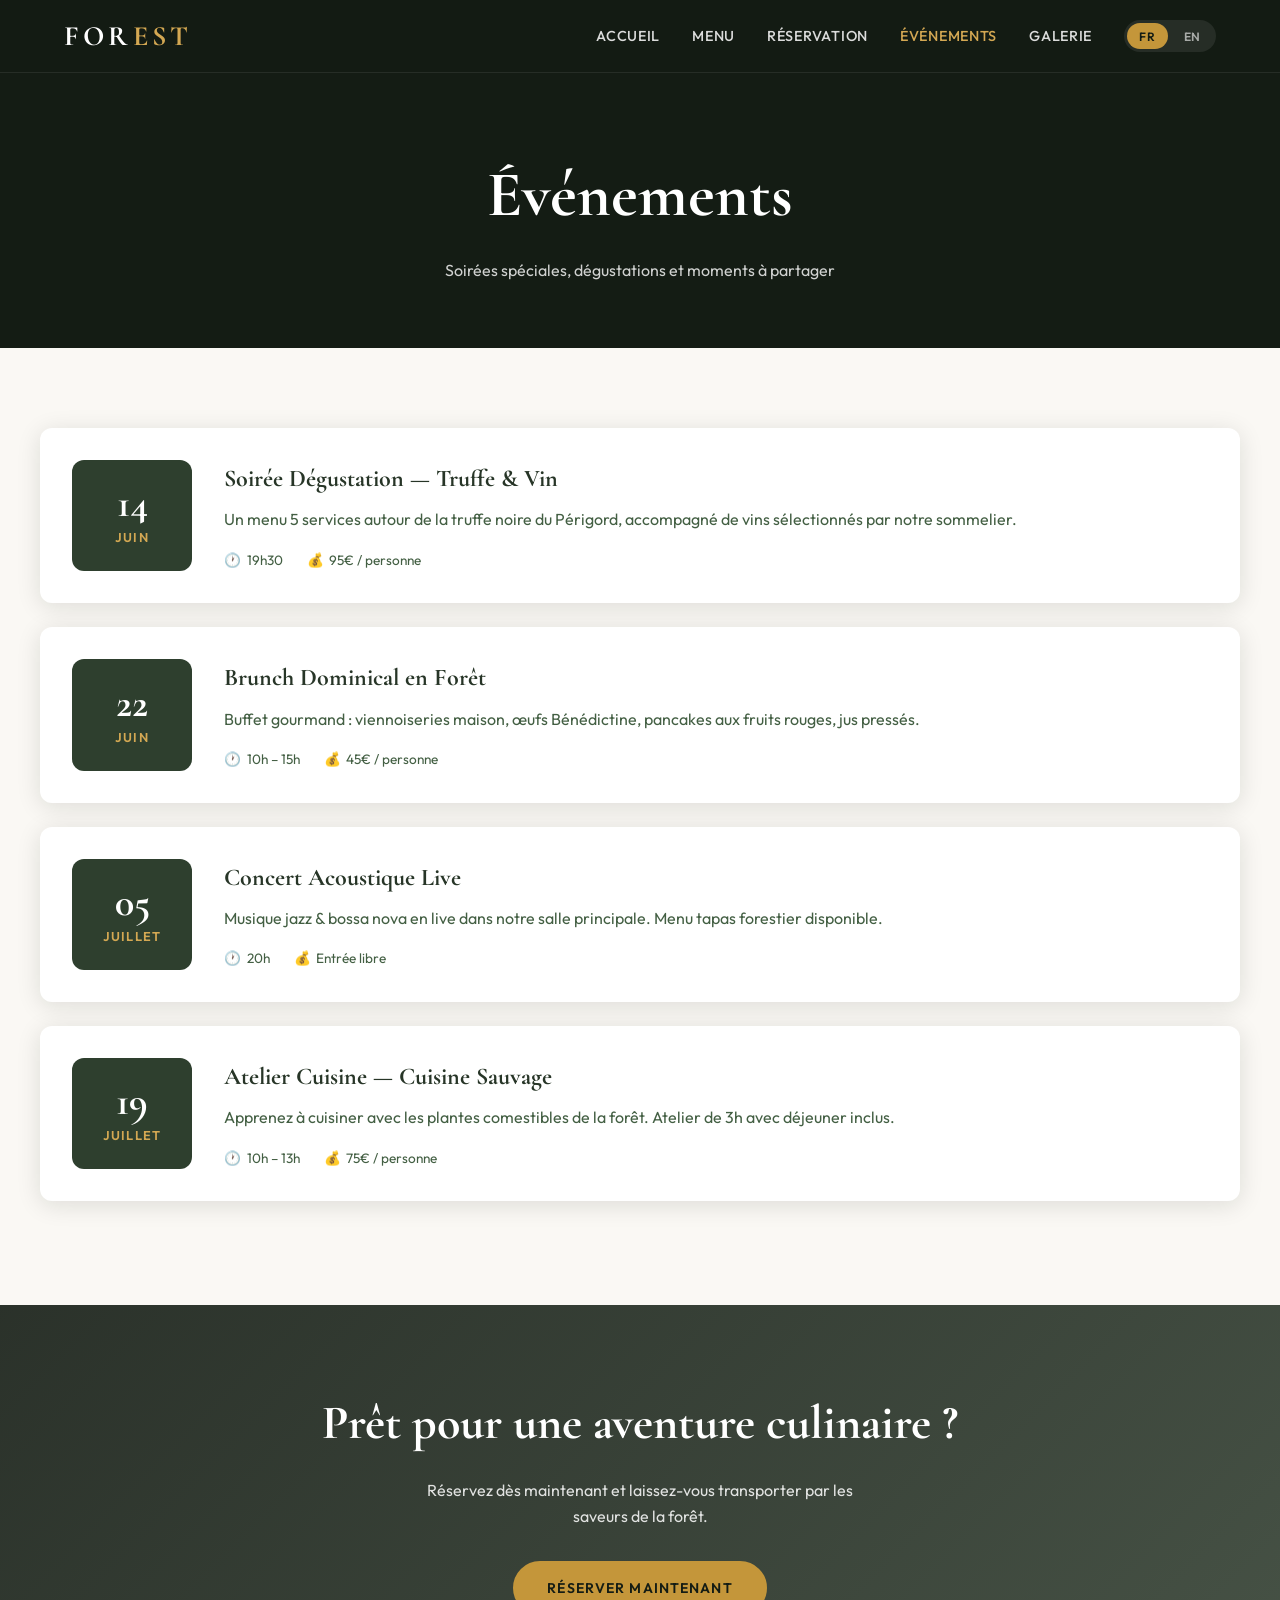
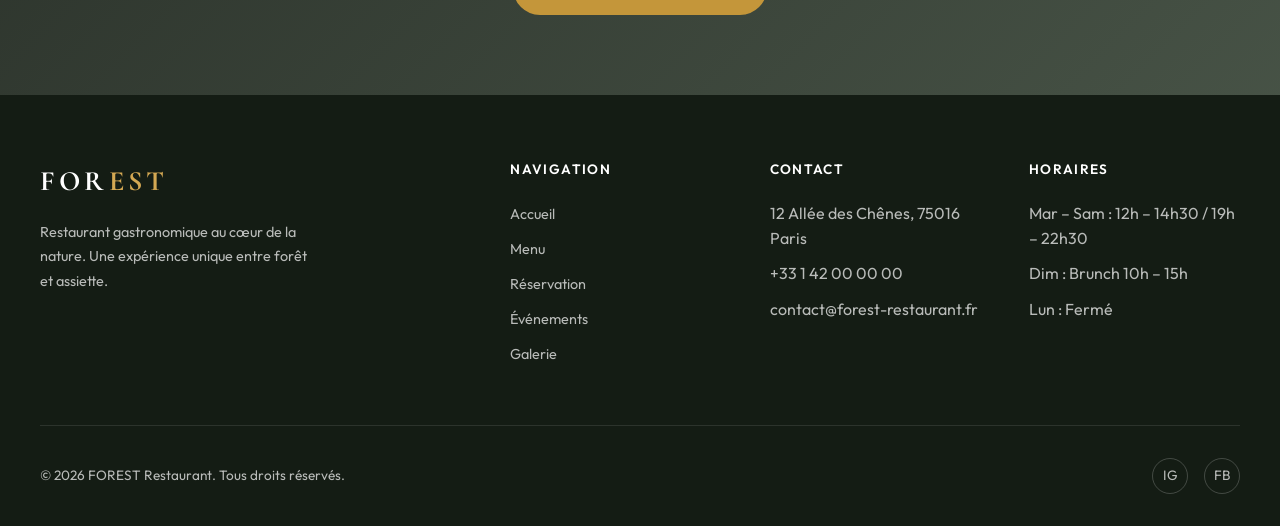
<file: events.html>
<!DOCTYPE html>
<html lang="fr">
<head>
  <meta charset="UTF-8">
  <meta name="viewport" content="width=device-width, initial-scale=1.0">
  <title>Événements — FOREST Restaurant</title>
  <link rel="stylesheet" href="style.css">
</head>
<body data-page="events">

  <header class="header">
    <nav class="nav">
      <a href="index.html" class="logo">FOR<span>EST</span></a>
      <ul class="nav-links">
        <li><a href="index.html" data-page="home" data-i18n="nav.home">Accueil</a></li>
        <li><a href="menu.html" data-page="menu" data-i18n="nav.menu">Menu</a></li>
        <li><a href="reservation.html" data-page="reservation" data-i18n="nav.reservation">Réservation</a></li>
        <li><a href="events.html" data-page="events" data-i18n="nav.events">Événements</a></li>
        <li><a href="gallery.html" data-page="gallery" data-i18n="nav.gallery">Galerie</a></li>
        <li>
          <div class="lang-switch">
            <button class="lang-btn active" data-lang="fr">FR</button>
            <button class="lang-btn" data-lang="en">EN</button>
          </div>
        </li>
      </ul>
      <button class="menu-toggle" aria-label="Menu">
        <span></span><span></span><span></span>
      </button>
    </nav>
  </header>

  <section class="page-hero">
    <h1 data-i18n="eventsPage.title">Événements</h1>
    <p data-i18n="eventsPage.subtitle">Soirées spéciales, dégustations et moments à partager</p>
  </section>

  <section class="events-section">
    <div class="container">

      <article class="event-card">
        <div class="event-date">
          <span class="day">14</span>
          <span class="month" data-i18n="eventsPage.monthJun">Juin</span>
        </div>
        <div class="event-content">
          <h3 data-i18n="eventsPage.e1title">Soirée Dégustation — Truffe & Vin</h3>
          <p data-i18n="eventsPage.e1desc">Un menu 5 services autour de la truffe noire du Périgord, accompagné de vins sélectionnés par notre sommelier.</p>
          <div class="event-meta">
            <span>🕐 <span data-i18n="eventsPage.e1time">19h30</span></span>
            <span>💰 <span data-i18n="eventsPage.e1price">95€ / personne</span></span>
          </div>
        </div>
      </article>

      <article class="event-card">
        <div class="event-date">
          <span class="day">22</span>
          <span class="month" data-i18n="eventsPage.monthJun">Juin</span>
        </div>
        <div class="event-content">
          <h3 data-i18n="eventsPage.e2title">Brunch Dominical en Forêt</h3>
          <p data-i18n="eventsPage.e2desc">Buffet gourmand : viennoiseries maison, œufs Bénédictine, pancakes aux fruits rouges, jus pressés.</p>
          <div class="event-meta">
            <span>🕐 <span data-i18n="eventsPage.e2time">10h – 15h</span></span>
            <span>💰 <span data-i18n="eventsPage.e2price">45€ / personne</span></span>
          </div>
        </div>
      </article>

      <article class="event-card">
        <div class="event-date">
          <span class="day">05</span>
          <span class="month" data-i18n="eventsPage.monthJul">Juillet</span>
        </div>
        <div class="event-content">
          <h3 data-i18n="eventsPage.e3title">Concert Acoustique Live</h3>
          <p data-i18n="eventsPage.e3desc">Musique jazz & bossa nova en live dans notre salle principale. Menu tapas forestier disponible.</p>
          <div class="event-meta">
            <span>🕐 <span data-i18n="eventsPage.e3time">20h</span></span>
            <span>💰 <span data-i18n="eventsPage.e3price">Entrée libre</span></span>
          </div>
        </div>
      </article>

      <article class="event-card">
        <div class="event-date">
          <span class="day">19</span>
          <span class="month" data-i18n="eventsPage.monthJul">Juillet</span>
        </div>
        <div class="event-content">
          <h3 data-i18n="eventsPage.e4title">Atelier Cuisine — Cuisine Sauvage</h3>
          <p data-i18n="eventsPage.e4desc">Apprenez à cuisiner avec les plantes comestibles de la forêt. Atelier de 3h avec déjeuner inclus.</p>
          <div class="event-meta">
            <span>🕐 <span data-i18n="eventsPage.e4time">10h – 13h</span></span>
            <span>💰 <span data-i18n="eventsPage.e4price">75€ / personne</span></span>
          </div>
        </div>
      </article>

    </div>
  </section>

  <section class="cta-banner">
    <div class="container">
      <h2 data-i18n="cta.title">Prêt pour une aventure culinaire ?</h2>
      <p data-i18n="cta.subtitle">Réservez dès maintenant et laissez-vous transporter par les saveurs de la forêt.</p>
      <a href="reservation.html" class="btn btn-primary" data-i18n="cta.btn">Réserver maintenant</a>
    </div>
  </section>

  <footer class="footer">
    <div class="container">
      <div class="footer-grid">
        <div class="footer-brand">
          <a href="index.html" class="logo">FOR<span>EST</span></a>
          <p data-i18n="footer.desc">Restaurant gastronomique au cœur de la nature.</p>
        </div>
        <div class="footer-col">
          <h4 data-i18n="footer.navTitle">Navigation</h4>
          <ul>
            <li><a href="index.html" data-i18n="nav.home">Accueil</a></li>
            <li><a href="menu.html" data-i18n="nav.menu">Menu</a></li>
            <li><a href="reservation.html" data-i18n="nav.reservation">Réservation</a></li>
            <li><a href="events.html" data-i18n="nav.events">Événements</a></li>
            <li><a href="gallery.html" data-i18n="nav.gallery">Galerie</a></li>
          </ul>
        </div>
        <div class="footer-col">
          <h4 data-i18n="footer.contactTitle">Contact</h4>
          <ul>
            <li data-i18n="footer.address">12 Allée des Chênes, 75016 Paris</li>
            <li data-i18n="footer.phone">+33 1 42 00 00 00</li>
            <li data-i18n="footer.email">contact@forest-restaurant.fr</li>
          </ul>
        </div>
        <div class="footer-col">
          <h4 data-i18n="footer.hoursTitle">Horaires</h4>
          <ul>
            <li data-i18n="footer.hours1">Mar – Sam : 12h – 14h30 / 19h – 22h30</li>
            <li data-i18n="footer.hours2">Dim : Brunch 10h – 15h</li>
            <li data-i18n="footer.hours3">Lun : Fermé</li>
          </ul>
        </div>
      </div>
      <div class="footer-bottom">
        <span data-i18n="footer.rights">© 2026 FOREST Restaurant. Tous droits réservés.</span>
        <div class="social-links">
          <a href="#" aria-label="Instagram">IG</a>
          <a href="#" aria-label="Facebook">FB</a>
        </div>
      </div>
    </div>
  </footer>

  <script src="translations.js"></script>
  <script src="main.js"></script>
</body>
</html>
</file>
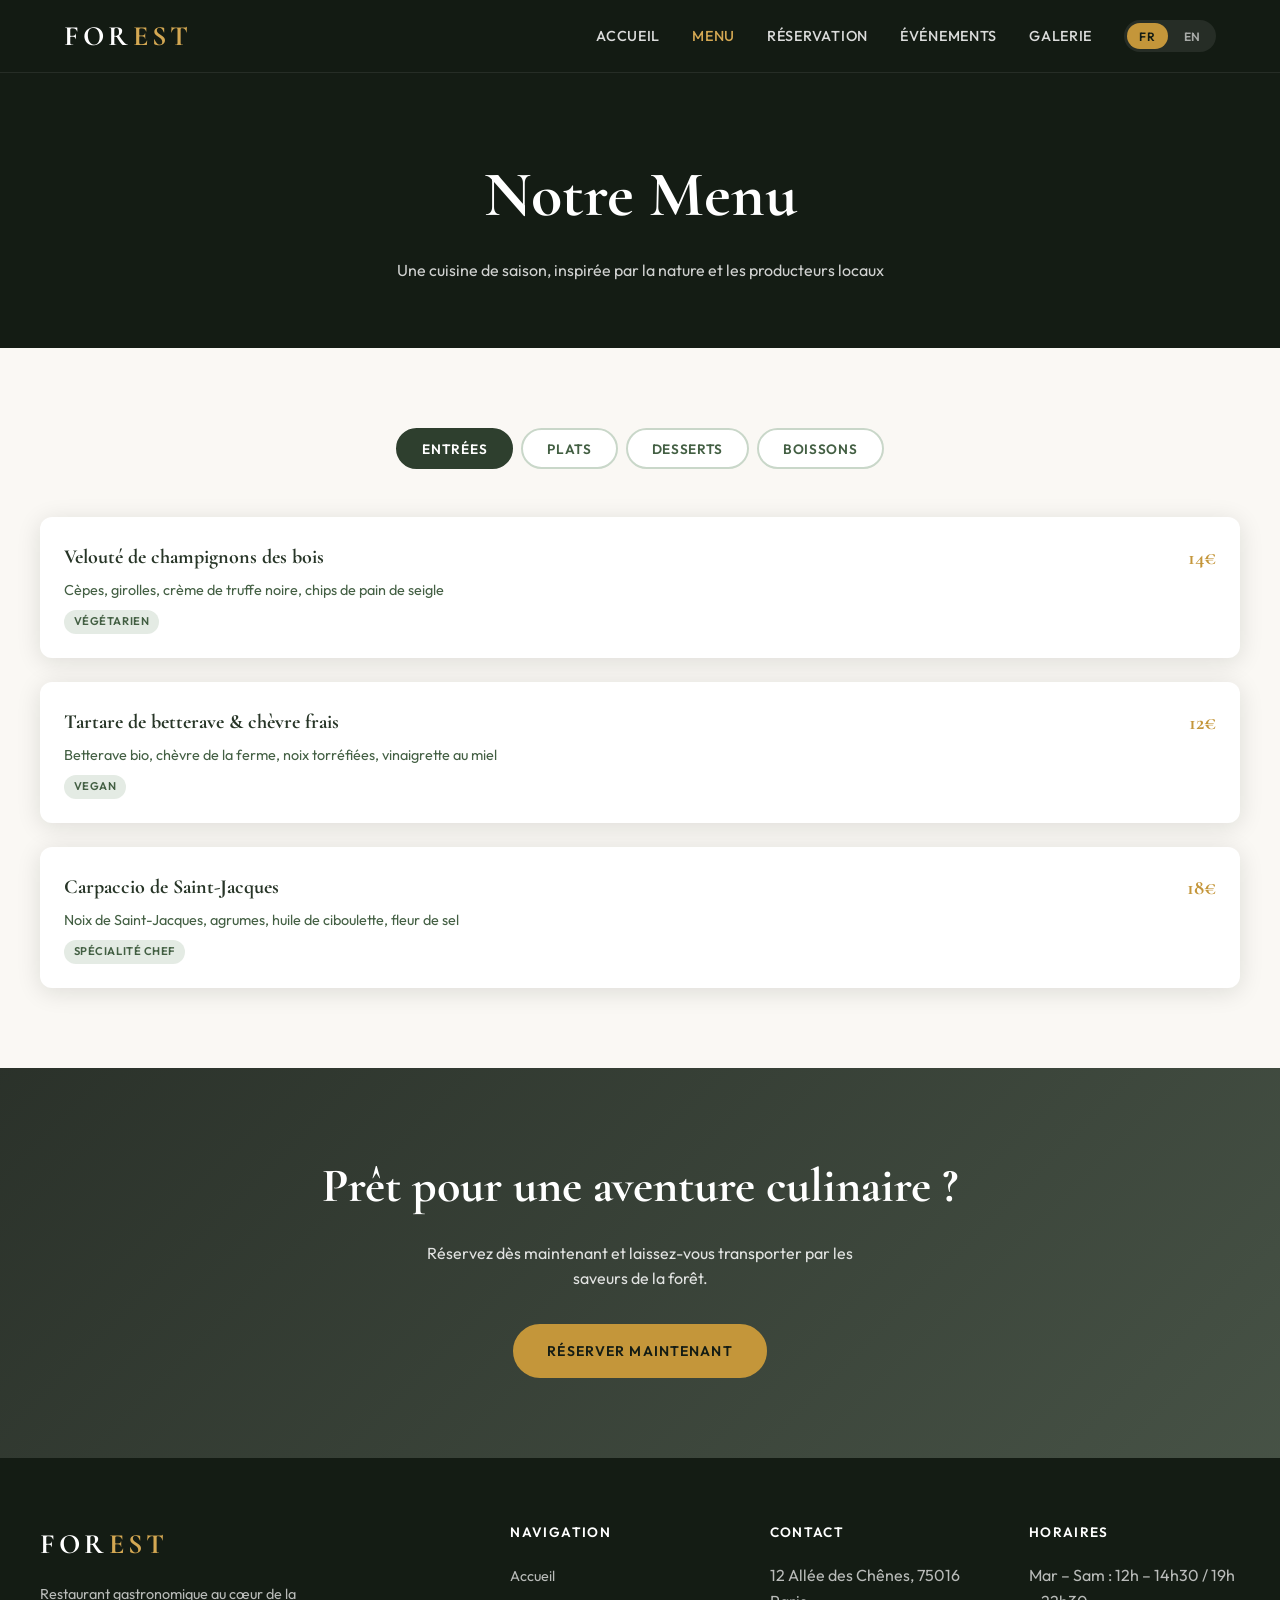
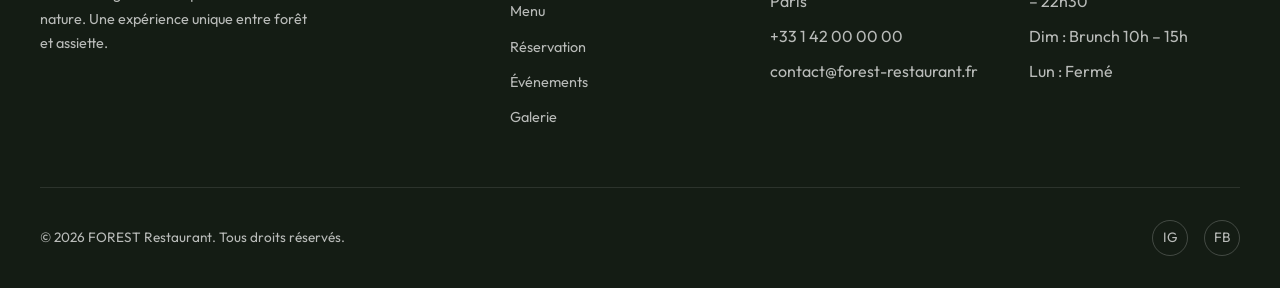
<file: menu.html>
<!DOCTYPE html>
<html lang="fr">
<head>
  <meta charset="UTF-8">
  <meta name="viewport" content="width=device-width, initial-scale=1.0">
  <title>Menu — FOREST Restaurant</title>
  <link rel="stylesheet" href="style.css">
</head>
<body data-page="menu">

  <header class="header">
    <nav class="nav">
      <a href="index.html" class="logo">FOR<span>EST</span></a>
      <ul class="nav-links">
        <li><a href="index.html" data-page="home" data-i18n="nav.home">Accueil</a></li>
        <li><a href="menu.html" data-page="menu" data-i18n="nav.menu">Menu</a></li>
        <li><a href="reservation.html" data-page="reservation" data-i18n="nav.reservation">Réservation</a></li>
        <li><a href="events.html" data-page="events" data-i18n="nav.events">Événements</a></li>
        <li><a href="gallery.html" data-page="gallery" data-i18n="nav.gallery">Galerie</a></li>
        <li>
          <div class="lang-switch">
            <button class="lang-btn active" data-lang="fr">FR</button>
            <button class="lang-btn" data-lang="en">EN</button>
          </div>
        </li>
      </ul>
      <button class="menu-toggle" aria-label="Menu">
        <span></span><span></span><span></span>
      </button>
    </nav>
  </header>

  <section class="page-hero">
    <h1 data-i18n="menuPage.title">Notre Menu</h1>
    <p data-i18n="menuPage.subtitle">Une cuisine de saison, inspirée par la nature et les producteurs locaux</p>
  </section>

  <section>
    <div class="container">
      <div class="menu-tabs">
        <button class="menu-tab active" data-tab="starters" data-i18n="menuPage.tabStarters">Entrées</button>
        <button class="menu-tab" data-tab="mains" data-i18n="menuPage.tabMains">Plats</button>
        <button class="menu-tab" data-tab="desserts" data-i18n="menuPage.tabDesserts">Desserts</button>
        <button class="menu-tab" data-tab="drinks" data-i18n="menuPage.tabDrinks">Boissons</button>
      </div>

      <!-- Starters -->
      <div class="menu-category active" data-category="starters">
        <div class="menu-items">
          <div class="menu-item">
            <div class="menu-item-info">
              <h3 data-i18n="menuItems.s1name">Velouté de champignons des bois</h3>
              <p data-i18n="menuItems.s1desc">Cèpes, girolles, crème de truffe noire, chips de pain de seigle</p>
              <span class="menu-tag" data-i18n="menuPage.tagVeg">Végétarien</span>
            </div>
            <span class="menu-item-price">14€</span>
          </div>
          <div class="menu-item">
            <div class="menu-item-info">
              <h3 data-i18n="menuItems.s2name">Tartare de betterave & chèvre frais</h3>
              <p data-i18n="menuItems.s2desc">Betterave bio, chèvre de la ferme, noix torréfiées, vinaigrette au miel</p>
              <span class="menu-tag" data-i18n="menuPage.tagVegan">Vegan</span>
            </div>
            <span class="menu-item-price">12€</span>
          </div>
          <div class="menu-item">
            <div class="menu-item-info">
              <h3 data-i18n="menuItems.s3name">Carpaccio de Saint-Jacques</h3>
              <p data-i18n="menuItems.s3desc">Noix de Saint-Jacques, agrumes, huile de ciboulette, fleur de sel</p>
              <span class="menu-tag" data-i18n="menuPage.tagChef">Spécialité chef</span>
            </div>
            <span class="menu-item-price">18€</span>
          </div>
        </div>
      </div>

      <!-- Mains -->
      <div class="menu-category" data-category="mains">
        <div class="menu-items">
          <div class="menu-item">
            <div class="menu-item-info">
              <h3 data-i18n="menuItems.m1name">Filet de cerf sauce grand veneur</h3>
              <p data-i18n="menuItems.m1desc">Purée de céleri-rave, légumes racines rôtis, jus au genièvre</p>
              <span class="menu-tag" data-i18n="menuPage.tagChef">Spécialité chef</span>
            </div>
            <span class="menu-item-price">32€</span>
          </div>
          <div class="menu-item">
            <div class="menu-item-info">
              <h3 data-i18n="menuItems.m2name">Risotto aux cèpes & parmesan</h3>
              <p data-i18n="menuItems.m2desc">Riz carnaroli, cèpes frais, parmesan 24 mois, huile de truffe</p>
              <span class="menu-tag" data-i18n="menuPage.tagVeg">Végétarien</span>
            </div>
            <span class="menu-item-price">24€</span>
          </div>
          <div class="menu-item">
            <div class="menu-item-info">
              <h3 data-i18n="menuItems.m3name">Bar de ligne en croûte d'herbes</h3>
              <p data-i18n="menuItems.m3desc">Légumes de saison, beurre blanc au vin blanc, micro-pousses</p>
            </div>
            <span class="menu-item-price">28€</span>
          </div>
          <div class="menu-item">
            <div class="menu-item-info">
              <h3 data-i18n="menuItems.m4name">Magret de canard laqué au miel de forêt</h3>
              <p data-i18n="menuItems.m4desc">Pommes de terre confites, jus au porto, chutney de figues</p>
            </div>
            <span class="menu-item-price">26€</span>
          </div>
        </div>
      </div>

      <!-- Desserts -->
      <div class="menu-category" data-category="desserts">
        <div class="menu-items">
          <div class="menu-item">
            <div class="menu-item-info">
              <h3 data-i18n="menuItems.d1name">Tarte Tatin revisitée</h3>
              <p data-i18n="menuItems.d1desc">Pommes caramélisées, crème fraîche vanillée, tuile aux amandes</p>
            </div>
            <span class="menu-item-price">10€</span>
          </div>
          <div class="menu-item">
            <div class="menu-item-info">
              <h3 data-i18n="menuItems.d2name">Mousse au chocolat noir 70%</h3>
              <p data-i18n="menuItems.d2desc">Cacao grand cru, crème chantilly, éclats de fèves de cacao</p>
            </div>
            <span class="menu-item-price">9€</span>
          </div>
          <div class="menu-item">
            <div class="menu-item-info">
              <h3 data-i18n="menuItems.d3name">Sorbet aux fruits rouges</h3>
              <p data-i18n="menuItems.d3desc">Framboises, mûres, cassis — cueillis en forêt d'Île-de-France</p>
              <span class="menu-tag" data-i18n="menuPage.tagVegan">Vegan</span>
            </div>
            <span class="menu-item-price">8€</span>
          </div>
        </div>
      </div>

      <!-- Drinks -->
      <div class="menu-category" data-category="drinks">
        <div class="menu-items">
          <div class="menu-item">
            <div class="menu-item-info">
              <h3 data-i18n="menuItems.dr1name">Vin rouge — Côte de Nuits</h3>
              <p data-i18n="menuItems.dr1desc">Pinot noir, notes de cerise et sous-bois</p>
            </div>
            <span class="menu-item-price">8€</span>
          </div>
          <div class="menu-item">
            <div class="menu-item-info">
              <h3 data-i18n="menuItems.dr2name">Vin blanc — Sancerre</h3>
              <p data-i18n="menuItems.dr2desc">Sauvignon blanc, fraîcheur minérale</p>
            </div>
            <span class="menu-item-price">7€</span>
          </div>
          <div class="menu-item">
            <div class="menu-item-info">
              <h3 data-i18n="menuItems.dr3name">Cocktail Forêt Noire</h3>
              <p data-i18n="menuItems.dr3desc">Gin artisanal, liqueur de mûre, tonic, romarin fumé</p>
            </div>
            <span class="menu-item-price">12€</span>
          </div>
          <div class="menu-item">
            <div class="menu-item-info">
              <h3 data-i18n="menuItems.dr4name">Infusion maison</h3>
              <p data-i18n="menuItems.dr4desc">Thym, mélisse, verveine — récoltés en forêt</p>
            </div>
            <span class="menu-item-price">4€</span>
          </div>
        </div>
      </div>
    </div>
  </section>

  <section class="cta-banner">
    <div class="container">
      <h2 data-i18n="cta.title">Prêt pour une aventure culinaire ?</h2>
      <p data-i18n="cta.subtitle">Réservez dès maintenant et laissez-vous transporter par les saveurs de la forêt.</p>
      <a href="reservation.html" class="btn btn-primary" data-i18n="cta.btn">Réserver maintenant</a>
    </div>
  </section>

  <footer class="footer">
    <div class="container">
      <div class="footer-grid">
        <div class="footer-brand">
          <a href="index.html" class="logo">FOR<span>EST</span></a>
          <p data-i18n="footer.desc">Restaurant gastronomique au cœur de la nature.</p>
        </div>
        <div class="footer-col">
          <h4 data-i18n="footer.navTitle">Navigation</h4>
          <ul>
            <li><a href="index.html" data-i18n="nav.home">Accueil</a></li>
            <li><a href="menu.html" data-i18n="nav.menu">Menu</a></li>
            <li><a href="reservation.html" data-i18n="nav.reservation">Réservation</a></li>
            <li><a href="events.html" data-i18n="nav.events">Événements</a></li>
            <li><a href="gallery.html" data-i18n="nav.gallery">Galerie</a></li>
          </ul>
        </div>
        <div class="footer-col">
          <h4 data-i18n="footer.contactTitle">Contact</h4>
          <ul>
            <li data-i18n="footer.address">12 Allée des Chênes, 75016 Paris</li>
            <li data-i18n="footer.phone">+33 1 42 00 00 00</li>
            <li data-i18n="footer.email">contact@forest-restaurant.fr</li>
          </ul>
        </div>
        <div class="footer-col">
          <h4 data-i18n="footer.hoursTitle">Horaires</h4>
          <ul>
            <li data-i18n="footer.hours1">Mar – Sam : 12h – 14h30 / 19h – 22h30</li>
            <li data-i18n="footer.hours2">Dim : Brunch 10h – 15h</li>
            <li data-i18n="footer.hours3">Lun : Fermé</li>
          </ul>
        </div>
      </div>
      <div class="footer-bottom">
        <span data-i18n="footer.rights">© 2026 FOREST Restaurant. Tous droits réservés.</span>
        <div class="social-links">
          <a href="#" aria-label="Instagram">IG</a>
          <a href="#" aria-label="Facebook">FB</a>
        </div>
      </div>
    </div>
  </footer>

  <script src="translations.js"></script>
  <script src="main.js"></script>
</body>
</html>
</file>
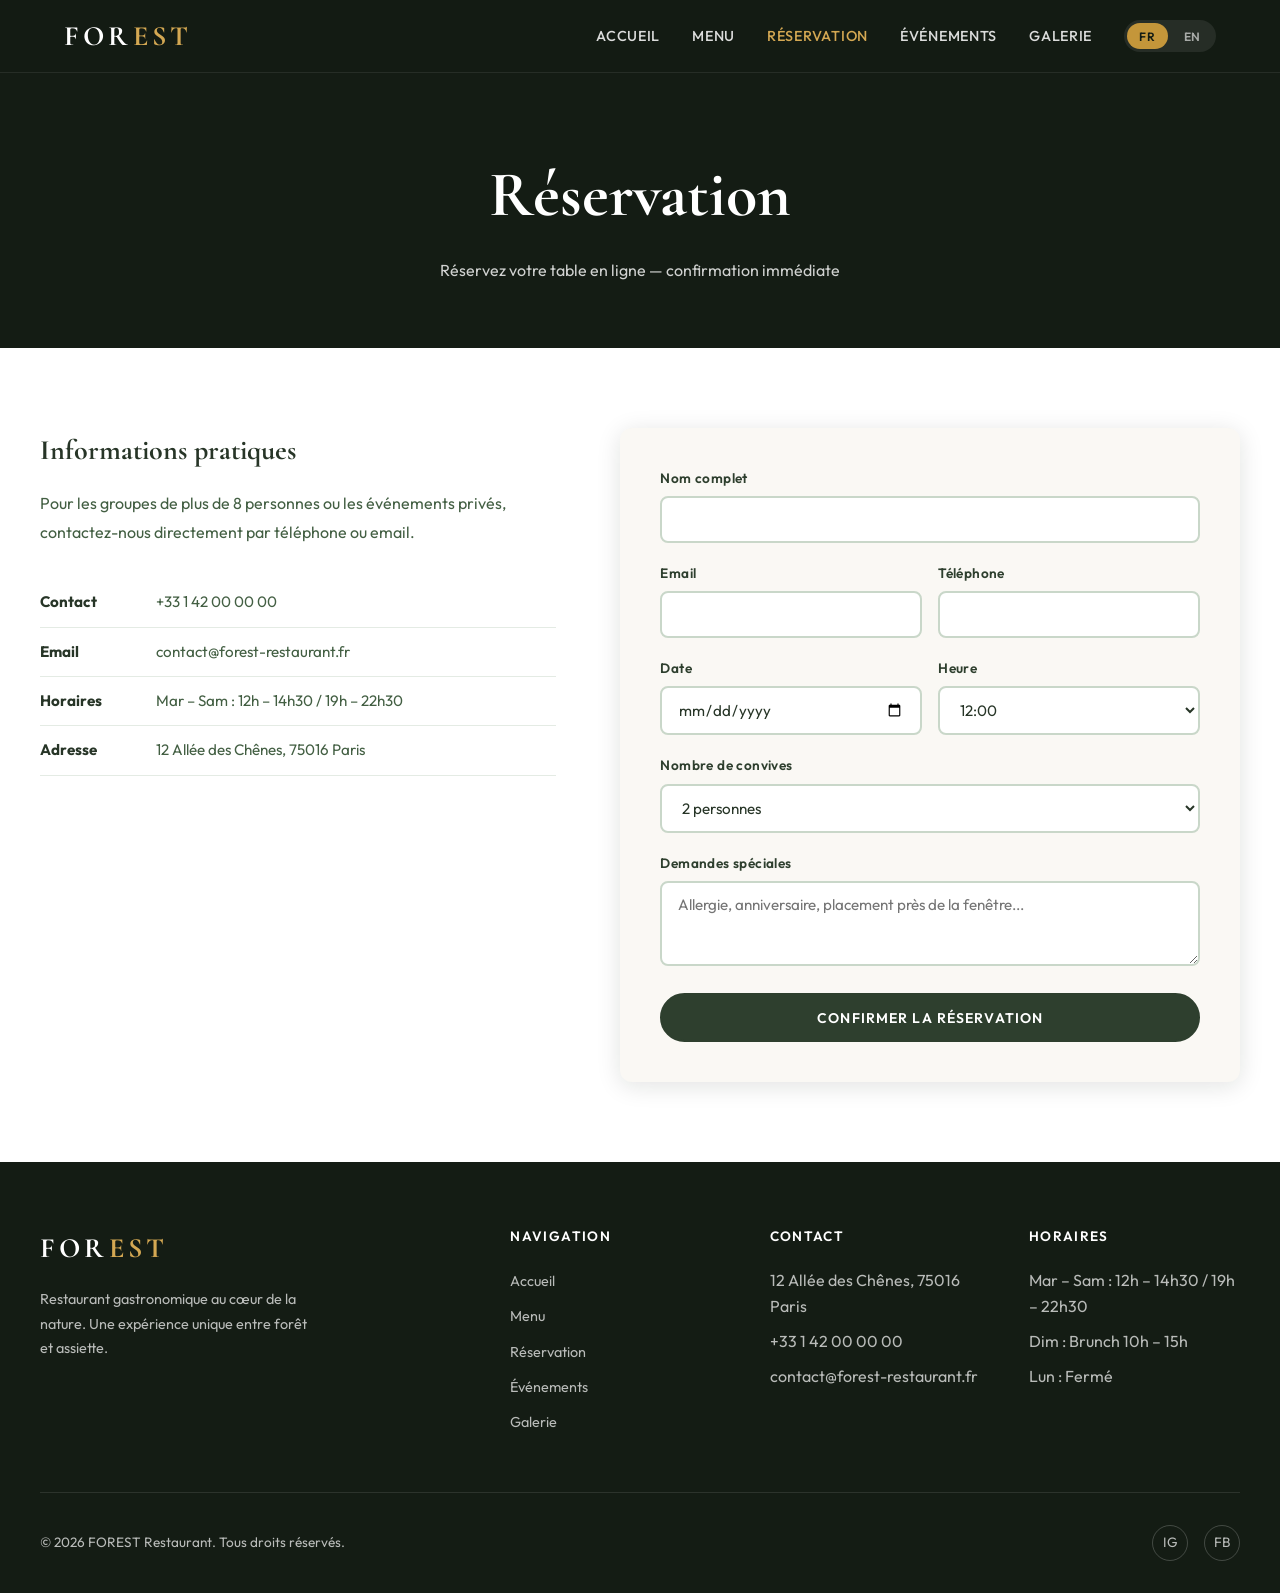
<file: reservation.html>
<!DOCTYPE html>
<html lang="fr">
<head>
  <meta charset="UTF-8">
  <meta name="viewport" content="width=device-width, initial-scale=1.0">
  <title>Réservation — FOREST Restaurant</title>
  <link rel="stylesheet" href="style.css">
</head>
<body data-page="reservation">

  <header class="header">
    <nav class="nav">
      <a href="index.html" class="logo">FOR<span>EST</span></a>
      <ul class="nav-links">
        <li><a href="index.html" data-page="home" data-i18n="nav.home">Accueil</a></li>
        <li><a href="menu.html" data-page="menu" data-i18n="nav.menu">Menu</a></li>
        <li><a href="reservation.html" data-page="reservation" data-i18n="nav.reservation">Réservation</a></li>
        <li><a href="events.html" data-page="events" data-i18n="nav.events">Événements</a></li>
        <li><a href="gallery.html" data-page="gallery" data-i18n="nav.gallery">Galerie</a></li>
        <li>
          <div class="lang-switch">
            <button class="lang-btn active" data-lang="fr">FR</button>
            <button class="lang-btn" data-lang="en">EN</button>
          </div>
        </li>
      </ul>
      <button class="menu-toggle" aria-label="Menu">
        <span></span><span></span><span></span>
      </button>
    </nav>
  </header>

  <section class="page-hero">
    <h1 data-i18n="reservationPage.title">Réservation</h1>
    <p data-i18n="reservationPage.subtitle">Réservez votre table en ligne — confirmation immédiate</p>
  </section>

  <section class="reservation-section">
    <div class="container">
      <div class="reservation-grid">
        <div class="reservation-info">
          <h3 data-i18n="reservationPage.infoTitle">Informations pratiques</h3>
          <p data-i18n="reservationPage.infoText">Pour les groupes de plus de 8 personnes ou les événements privés, contactez-nous directement par téléphone ou email.</p>
          <ul class="info-list">
            <li><strong data-i18n="footer.contactTitle">Contact</strong> <span data-i18n="footer.phone">+33 1 42 00 00 00</span></li>
            <li><strong>Email</strong> <span data-i18n="footer.email">contact@forest-restaurant.fr</span></li>
            <li><strong data-i18n="footer.hoursTitle">Horaires</strong> <span data-i18n="footer.hours1">Mar – Sam : 12h – 14h30 / 19h – 22h30</span></li>
            <li><strong>Adresse</strong> <span data-i18n="footer.address">12 Allée des Chênes, 75016 Paris</span></li>
          </ul>
        </div>

        <form class="reservation-form" id="reservation-form">
          <div class="form-group">
            <label for="name" data-i18n="reservationPage.labelName">Nom complet</label>
            <input type="text" id="name" name="name" required>
          </div>
          <div class="form-row">
            <div class="form-group">
              <label for="email" data-i18n="reservationPage.labelEmail">Email</label>
              <input type="email" id="email" name="email" required>
            </div>
            <div class="form-group">
              <label for="phone" data-i18n="reservationPage.labelPhone">Téléphone</label>
              <input type="tel" id="phone" name="phone" required>
            </div>
          </div>
          <div class="form-row">
            <div class="form-group">
              <label for="date" data-i18n="reservationPage.labelDate">Date</label>
              <input type="date" id="date" name="date" required>
            </div>
            <div class="form-group">
              <label for="time" data-i18n="reservationPage.labelTime">Heure</label>
              <select id="time" name="time" required>
                <option value="12:00">12:00</option>
                <option value="12:30">12:30</option>
                <option value="13:00">13:00</option>
                <option value="13:30">13:30</option>
                <option value="19:00">19:00</option>
                <option value="19:30">19:30</option>
                <option value="20:00">20:00</option>
                <option value="20:30">20:30</option>
                <option value="21:00">21:00</option>
              </select>
            </div>
          </div>
          <div class="form-group">
            <label for="guests" data-i18n="reservationPage.labelGuests">Nombre de convives</label>
            <select id="guests" name="guests" required>
              <option value="1" data-i18n="reservationPage.guests1">1 personne</option>
              <option value="2" selected data-i18n="reservationPage.guests2">2 personnes</option>
              <option value="3" data-i18n="reservationPage.guests3">3 personnes</option>
              <option value="4" data-i18n="reservationPage.guests4">4 personnes</option>
              <option value="5" data-i18n="reservationPage.guests5">5 personnes</option>
              <option value="6" data-i18n="reservationPage.guests6">6 personnes</option>
              <option value="7" data-i18n="reservationPage.guests7">7 personnes</option>
              <option value="8" data-i18n="reservationPage.guests8">8 personnes</option>
            </select>
          </div>
          <div class="form-group">
            <label for="notes" data-i18n="reservationPage.labelNotes">Demandes spéciales</label>
            <textarea id="notes" name="notes" rows="3" data-i18n-placeholder="reservationPage.placeholderNotes"></textarea>
          </div>
          <button type="submit" class="btn btn-dark" style="width:100%" data-i18n="reservationPage.btnSubmit">Confirmer la réservation</button>
          <div class="form-success" id="form-success" data-i18n="reservationPage.success">
            ✓ Votre réservation a été enregistrée ! Nous vous enverrons une confirmation par email.
          </div>
        </form>
      </div>
    </div>
  </section>

  <footer class="footer">
    <div class="container">
      <div class="footer-grid">
        <div class="footer-brand">
          <a href="index.html" class="logo">FOR<span>EST</span></a>
          <p data-i18n="footer.desc">Restaurant gastronomique au cœur de la nature.</p>
        </div>
        <div class="footer-col">
          <h4 data-i18n="footer.navTitle">Navigation</h4>
          <ul>
            <li><a href="index.html" data-i18n="nav.home">Accueil</a></li>
            <li><a href="menu.html" data-i18n="nav.menu">Menu</a></li>
            <li><a href="reservation.html" data-i18n="nav.reservation">Réservation</a></li>
            <li><a href="events.html" data-i18n="nav.events">Événements</a></li>
            <li><a href="gallery.html" data-i18n="nav.gallery">Galerie</a></li>
          </ul>
        </div>
        <div class="footer-col">
          <h4 data-i18n="footer.contactTitle">Contact</h4>
          <ul>
            <li data-i18n="footer.address">12 Allée des Chênes, 75016 Paris</li>
            <li data-i18n="footer.phone">+33 1 42 00 00 00</li>
            <li data-i18n="footer.email">contact@forest-restaurant.fr</li>
          </ul>
        </div>
        <div class="footer-col">
          <h4 data-i18n="footer.hoursTitle">Horaires</h4>
          <ul>
            <li data-i18n="footer.hours1">Mar – Sam : 12h – 14h30 / 19h – 22h30</li>
            <li data-i18n="footer.hours2">Dim : Brunch 10h – 15h</li>
            <li data-i18n="footer.hours3">Lun : Fermé</li>
          </ul>
        </div>
      </div>
      <div class="footer-bottom">
        <span data-i18n="footer.rights">© 2026 FOREST Restaurant. Tous droits réservés.</span>
        <div class="social-links">
          <a href="#" aria-label="Instagram">IG</a>
          <a href="#" aria-label="Facebook">FB</a>
        </div>
      </div>
    </div>
  </footer>

  <script src="translations.js"></script>
  <script src="main.js"></script>
</body>
</html>
</file>
<file: style.css>
/* FOREST Restaurant — Global Styles */

@import url('https://fonts.googleapis.com/css2?family=Cormorant+Garamond:ital,wght@0,400;0,600;0,700;1,400&family=Outfit:wght@300;400;500;600&display=swap');

:root {
  --forest-50: #f4f7f4;
  --forest-100: #e4ebe4;
  --forest-200: #c9d7c9;
  --forest-400: #779777;
  --forest-600: #435f43;
  --forest-800: #2e3f2e;
  --forest-900: #273527;
  --forest-950: #141c14;
  --gold: #c4963a;
  --gold-light: #d4a853;
  --cream: #faf8f4;
  --white: #ffffff;
  --shadow: 0 4px 24px rgba(20, 28, 20, 0.12);
  --shadow-lg: 0 12px 48px rgba(20, 28, 20, 0.18);
  --radius: 12px;
  --transition: 0.3s ease;
  --font-serif: 'Cormorant Garamond', Georgia, serif;
  --font-sans: 'Outfit', system-ui, sans-serif;
}

*, *::before, *::after {
  box-sizing: border-box;
  margin: 0;
  padding: 0;
}

html {
  scroll-behavior: smooth;
}

body {
  font-family: var(--font-sans);
  font-weight: 400;
  color: var(--forest-900);
  background: var(--cream);
  line-height: 1.6;
  overflow-x: hidden;
}

img {
  max-width: 100%;
  height: auto;
  display: block;
}

a {
  color: inherit;
  text-decoration: none;
}

ul {
  list-style: none;
}

/* ── Header & Nav ── */

.header {
  position: fixed;
  top: 0;
  left: 0;
  right: 0;
  z-index: 1000;
  background: rgba(20, 28, 20, 0.92);
  backdrop-filter: blur(12px);
  border-bottom: 1px solid rgba(255, 255, 255, 0.08);
  transition: var(--transition);
}

.header.scrolled {
  box-shadow: var(--shadow);
}

.nav {
  max-width: 1200px;
  margin: 0 auto;
  padding: 0 1.5rem;
  display: flex;
  align-items: center;
  justify-content: space-between;
  height: 72px;
}

.logo {
  font-family: var(--font-serif);
  font-size: 1.75rem;
  font-weight: 700;
  color: var(--white);
  letter-spacing: 0.15em;
}

.logo span {
  color: var(--gold-light);
}

.nav-links {
  display: flex;
  align-items: center;
  gap: 2rem;
}

.nav-links a {
  color: rgba(255, 255, 255, 0.85);
  font-size: 0.9rem;
  font-weight: 500;
  letter-spacing: 0.05em;
  text-transform: uppercase;
  transition: color var(--transition);
}

.nav-links a:hover,
.nav-links a.active {
  color: var(--gold-light);
}

.lang-switch {
  display: flex;
  gap: 0.25rem;
  background: rgba(255, 255, 255, 0.08);
  border-radius: 999px;
  padding: 0.2rem;
}

.lang-btn {
  background: none;
  border: none;
  color: rgba(255, 255, 255, 0.6);
  font-family: var(--font-sans);
  font-size: 0.75rem;
  font-weight: 600;
  padding: 0.35rem 0.75rem;
  border-radius: 999px;
  cursor: pointer;
  transition: var(--transition);
  letter-spacing: 0.05em;
}

.lang-btn.active {
  background: var(--gold);
  color: var(--forest-950);
}

.lang-btn:hover:not(.active) {
  color: var(--white);
}

.menu-toggle {
  display: none;
  flex-direction: column;
  gap: 5px;
  background: none;
  border: none;
  cursor: pointer;
  padding: 0.5rem;
}

.menu-toggle span {
  display: block;
  width: 24px;
  height: 2px;
  background: var(--white);
  transition: var(--transition);
}

/* ── Hero ── */

.hero {
  min-height: 100vh;
  display: flex;
  align-items: center;
  justify-content: center;
  text-align: center;
  position: relative;
  background:
    linear-gradient(135deg, rgba(20, 28, 20, 0.75) 0%, rgba(39, 53, 39, 0.55) 100%),
    url('https://images.unsplash.com/photo-1414235077428-338989a2e8c0?w=1920&q=80') center/cover no-repeat;
  padding: 6rem 1.5rem 4rem;
}

.hero-content {
  max-width: 800px;
  color: var(--white);
}

.hero-badge {
  display: inline-block;
  font-size: 0.75rem;
  font-weight: 600;
  letter-spacing: 0.2em;
  text-transform: uppercase;
  color: var(--gold-light);
  border: 1px solid var(--gold);
  padding: 0.4rem 1.2rem;
  border-radius: 999px;
  margin-bottom: 1.5rem;
}

.hero h1 {
  font-family: var(--font-serif);
  font-size: clamp(3.5rem, 10vw, 7rem);
  font-weight: 700;
  letter-spacing: 0.1em;
  line-height: 1;
  margin-bottom: 1rem;
}

.hero h1 span {
  color: var(--gold-light);
}

.hero p {
  font-size: 1.15rem;
  font-weight: 300;
  opacity: 0.9;
  max-width: 560px;
  margin: 0 auto 2.5rem;
}

.hero-buttons {
  display: flex;
  gap: 1rem;
  justify-content: center;
  flex-wrap: wrap;
}

/* ── Buttons ── */

.btn {
  display: inline-flex;
  align-items: center;
  justify-content: center;
  gap: 0.5rem;
  padding: 0.85rem 2rem;
  font-family: var(--font-sans);
  font-size: 0.875rem;
  font-weight: 600;
  letter-spacing: 0.08em;
  text-transform: uppercase;
  border-radius: 999px;
  border: 2px solid transparent;
  cursor: pointer;
  transition: var(--transition);
}

.btn-primary {
  background: var(--gold);
  color: var(--forest-950);
  border-color: var(--gold);
}

.btn-primary:hover {
  background: var(--gold-light);
  border-color: var(--gold-light);
  transform: translateY(-2px);
  box-shadow: 0 8px 24px rgba(196, 150, 58, 0.35);
}

.btn-outline {
  background: transparent;
  color: var(--white);
  border-color: rgba(255, 255, 255, 0.5);
}

.btn-outline:hover {
  background: rgba(255, 255, 255, 0.1);
  border-color: var(--white);
  transform: translateY(-2px);
}

.btn-dark {
  background: var(--forest-800);
  color: var(--white);
  border-color: var(--forest-800);
}

.btn-dark:hover {
  background: var(--forest-600);
  border-color: var(--forest-600);
  transform: translateY(-2px);
}

/* ── Sections ── */

section {
  padding: 5rem 1.5rem;
}

.container {
  max-width: 1200px;
  margin: 0 auto;
}

.section-header {
  text-align: center;
  margin-bottom: 3.5rem;
}

.section-label {
  display: inline-block;
  font-size: 0.75rem;
  font-weight: 600;
  letter-spacing: 0.2em;
  text-transform: uppercase;
  color: var(--gold);
  margin-bottom: 0.75rem;
}

.section-header h2 {
  font-family: var(--font-serif);
  font-size: clamp(2rem, 5vw, 3rem);
  font-weight: 700;
  color: var(--forest-900);
  margin-bottom: 1rem;
}

.section-header p {
  color: var(--forest-600);
  max-width: 560px;
  margin: 0 auto;
  font-size: 1.05rem;
}

/* ── About ── */

.about {
  background: var(--white);
}

.about-grid {
  display: grid;
  grid-template-columns: 1fr 1fr;
  gap: 4rem;
  align-items: center;
}

.about-image {
  border-radius: var(--radius);
  overflow: hidden;
  box-shadow: var(--shadow-lg);
  aspect-ratio: 4/5;
  object-fit: cover;
  width: 100%;
}

.about-text h3 {
  font-family: var(--font-serif);
  font-size: 2rem;
  color: var(--forest-900);
  margin-bottom: 1rem;
}

.about-text p {
  color: var(--forest-600);
  margin-bottom: 1rem;
  line-height: 1.8;
}

.about-features {
  display: grid;
  grid-template-columns: 1fr 1fr;
  gap: 1rem;
  margin-top: 2rem;
}

.feature-item {
  display: flex;
  align-items: flex-start;
  gap: 0.75rem;
}

.feature-icon {
  width: 40px;
  height: 40px;
  background: var(--forest-100);
  border-radius: 50%;
  display: flex;
  align-items: center;
  justify-content: center;
  font-size: 1.1rem;
  flex-shrink: 0;
}

.feature-item strong {
  display: block;
  font-size: 0.9rem;
  color: var(--forest-900);
  margin-bottom: 0.15rem;
}

.feature-item span {
  font-size: 0.85rem;
  color: var(--forest-600);
}

/* ── Cards Grid ── */

.cards-grid {
  display: grid;
  grid-template-columns: repeat(auto-fit, minmax(280px, 1fr));
  gap: 2rem;
}

.card {
  background: var(--white);
  border-radius: var(--radius);
  overflow: hidden;
  box-shadow: var(--shadow);
  transition: var(--transition);
}

.card:hover {
  transform: translateY(-6px);
  box-shadow: var(--shadow-lg);
}

.card-image {
  width: 100%;
  height: 220px;
  object-fit: cover;
}

.card-body {
  padding: 1.5rem;
}

.card-body h3 {
  font-family: var(--font-serif);
  font-size: 1.4rem;
  color: var(--forest-900);
  margin-bottom: 0.5rem;
}

.card-body p {
  color: var(--forest-600);
  font-size: 0.95rem;
  margin-bottom: 1rem;
}

.card-link {
  font-size: 0.85rem;
  font-weight: 600;
  color: var(--gold);
  letter-spacing: 0.05em;
  text-transform: uppercase;
  transition: color var(--transition);
}

.card-link:hover {
  color: var(--forest-800);
}

/* ── Menu Page ── */

.page-hero {
  padding: 9rem 1.5rem 4rem;
  background: var(--forest-950);
  text-align: center;
  color: var(--white);
}

.page-hero h1 {
  font-family: var(--font-serif);
  font-size: clamp(2.5rem, 6vw, 4rem);
  font-weight: 700;
  margin-bottom: 0.75rem;
}

.page-hero p {
  opacity: 0.8;
  max-width: 520px;
  margin: 0 auto;
}

.menu-tabs {
  display: flex;
  justify-content: center;
  gap: 0.5rem;
  flex-wrap: wrap;
  margin-bottom: 3rem;
}

.menu-tab {
  background: var(--white);
  border: 2px solid var(--forest-200);
  color: var(--forest-600);
  font-family: var(--font-sans);
  font-size: 0.85rem;
  font-weight: 600;
  letter-spacing: 0.05em;
  text-transform: uppercase;
  padding: 0.6rem 1.5rem;
  border-radius: 999px;
  cursor: pointer;
  transition: var(--transition);
}

.menu-tab.active,
.menu-tab:hover {
  background: var(--forest-800);
  border-color: var(--forest-800);
  color: var(--white);
}

.menu-category {
  display: none;
}

.menu-category.active {
  display: block;
}

.menu-items {
  display: grid;
  gap: 1.5rem;
}

.menu-item {
  display: flex;
  justify-content: space-between;
  align-items: flex-start;
  gap: 1rem;
  padding: 1.5rem;
  background: var(--white);
  border-radius: var(--radius);
  box-shadow: var(--shadow);
  transition: var(--transition);
}

.menu-item:hover {
  box-shadow: var(--shadow-lg);
}

.menu-item-info h3 {
  font-family: var(--font-serif);
  font-size: 1.25rem;
  color: var(--forest-900);
  margin-bottom: 0.35rem;
}

.menu-item-info p {
  color: var(--forest-600);
  font-size: 0.9rem;
  line-height: 1.6;
}

.menu-item-price {
  font-family: var(--font-serif);
  font-size: 1.3rem;
  font-weight: 700;
  color: var(--gold);
  white-space: nowrap;
}

.menu-tag {
  display: inline-block;
  font-size: 0.7rem;
  font-weight: 600;
  letter-spacing: 0.05em;
  text-transform: uppercase;
  background: var(--forest-100);
  color: var(--forest-600);
  padding: 0.2rem 0.6rem;
  border-radius: 999px;
  margin-top: 0.5rem;
}

/* ── Reservation ── */

.reservation-section {
  background: var(--white);
}

.reservation-grid {
  display: grid;
  grid-template-columns: 1fr 1.2fr;
  gap: 4rem;
  align-items: start;
}

.reservation-info h3 {
  font-family: var(--font-serif);
  font-size: 1.75rem;
  color: var(--forest-900);
  margin-bottom: 1rem;
}

.reservation-info p {
  color: var(--forest-600);
  margin-bottom: 2rem;
  line-height: 1.8;
}

.info-list li {
  display: flex;
  align-items: center;
  gap: 1rem;
  padding: 0.75rem 0;
  border-bottom: 1px solid var(--forest-100);
  color: var(--forest-600);
  font-size: 0.95rem;
}

.info-list li strong {
  color: var(--forest-900);
  min-width: 100px;
}

.reservation-form {
  background: var(--cream);
  padding: 2.5rem;
  border-radius: var(--radius);
  box-shadow: var(--shadow);
}

.form-group {
  margin-bottom: 1.25rem;
}

.form-group label {
  display: block;
  font-size: 0.85rem;
  font-weight: 600;
  color: var(--forest-800);
  margin-bottom: 0.4rem;
  letter-spacing: 0.03em;
}

.form-group input,
.form-group select,
.form-group textarea {
  width: 100%;
  padding: 0.75rem 1rem;
  border: 2px solid var(--forest-200);
  border-radius: 8px;
  font-family: var(--font-sans);
  font-size: 0.95rem;
  color: var(--forest-900);
  background: var(--white);
  transition: border-color var(--transition);
}

.form-group input:focus,
.form-group select:focus,
.form-group textarea:focus {
  outline: none;
  border-color: var(--forest-400);
}

.form-row {
  display: grid;
  grid-template-columns: 1fr 1fr;
  gap: 1rem;
}

.form-success {
  display: none;
  background: var(--forest-100);
  border: 2px solid var(--forest-400);
  color: var(--forest-800);
  padding: 1.25rem;
  border-radius: var(--radius);
  text-align: center;
  margin-top: 1rem;
}

.form-success.show {
  display: block;
}

/* ── Events ── */

.events-section {
  background: var(--cream);
}

.event-card {
  display: grid;
  grid-template-columns: 120px 1fr;
  gap: 2rem;
  background: var(--white);
  border-radius: var(--radius);
  padding: 2rem;
  box-shadow: var(--shadow);
  margin-bottom: 1.5rem;
  transition: var(--transition);
}

.event-card:hover {
  box-shadow: var(--shadow-lg);
  transform: translateX(4px);
}

.event-date {
  text-align: center;
  background: var(--forest-800);
  color: var(--white);
  border-radius: var(--radius);
  padding: 1rem;
  display: flex;
  flex-direction: column;
  justify-content: center;
}

.event-date .day {
  font-family: var(--font-serif);
  font-size: 2.5rem;
  font-weight: 700;
  line-height: 1;
}

.event-date .month {
  font-size: 0.8rem;
  font-weight: 600;
  letter-spacing: 0.1em;
  text-transform: uppercase;
  color: var(--gold-light);
  margin-top: 0.25rem;
}

.event-content h3 {
  font-family: var(--font-serif);
  font-size: 1.5rem;
  color: var(--forest-900);
  margin-bottom: 0.5rem;
}

.event-content p {
  color: var(--forest-600);
  margin-bottom: 1rem;
  line-height: 1.7;
}

.event-meta {
  display: flex;
  gap: 1.5rem;
  flex-wrap: wrap;
  font-size: 0.85rem;
  color: var(--forest-600);
}

.event-meta span {
  display: flex;
  align-items: center;
  gap: 0.35rem;
}

/* ── Gallery ── */

.gallery-grid {
  display: grid;
  grid-template-columns: repeat(auto-fill, minmax(280px, 1fr));
  gap: 1rem;
}

.gallery-item {
  position: relative;
  border-radius: var(--radius);
  overflow: hidden;
  aspect-ratio: 1;
  cursor: pointer;
}

.gallery-item img {
  width: 100%;
  height: 100%;
  object-fit: cover;
  transition: transform 0.5s ease;
}

.gallery-item:hover img {
  transform: scale(1.08);
}

.gallery-overlay {
  position: absolute;
  inset: 0;
  background: linear-gradient(to top, rgba(20, 28, 20, 0.7) 0%, transparent 60%);
  display: flex;
  align-items: flex-end;
  padding: 1.25rem;
  opacity: 0;
  transition: opacity var(--transition);
}

.gallery-item:hover .gallery-overlay {
  opacity: 1;
}

.gallery-overlay span {
  color: var(--white);
  font-family: var(--font-serif);
  font-size: 1.1rem;
}

/* Lightbox */
.lightbox {
  display: none;
  position: fixed;
  inset: 0;
  z-index: 2000;
  background: rgba(20, 28, 20, 0.95);
  align-items: center;
  justify-content: center;
  padding: 2rem;
}

.lightbox.open {
  display: flex;
}

.lightbox img {
  max-width: 90vw;
  max-height: 85vh;
  border-radius: var(--radius);
  object-fit: contain;
}

.lightbox-close {
  position: absolute;
  top: 1.5rem;
  right: 1.5rem;
  background: none;
  border: none;
  color: var(--white);
  font-size: 2rem;
  cursor: pointer;
  line-height: 1;
  opacity: 0.7;
  transition: opacity var(--transition);
}

.lightbox-close:hover {
  opacity: 1;
}

/* ── CTA Banner ── */

.cta-banner {
  background:
    linear-gradient(135deg, rgba(20, 28, 20, 0.9) 0%, rgba(39, 53, 39, 0.85) 100%),
    url('https://images.unsplash.com/photo-1517248135467-4c7edcad34c4?w=1920&q=80') center/cover no-repeat;
  text-align: center;
  color: var(--white);
  padding: 5rem 1.5rem;
}

.cta-banner h2 {
  font-family: var(--font-serif);
  font-size: clamp(2rem, 4vw, 3rem);
  margin-bottom: 1rem;
}

.cta-banner p {
  opacity: 0.85;
  max-width: 480px;
  margin: 0 auto 2rem;
}

/* ── Footer ── */

.footer {
  background: var(--forest-950);
  color: rgba(255, 255, 255, 0.7);
  padding: 4rem 1.5rem 2rem;
}

.footer-grid {
  display: grid;
  grid-template-columns: 2fr 1fr 1fr 1fr;
  gap: 3rem;
  margin-bottom: 3rem;
}

.footer-brand .logo {
  margin-bottom: 1rem;
  display: inline-block;
}

.footer-brand p {
  font-size: 0.9rem;
  line-height: 1.7;
  max-width: 280px;
}

.footer-col h4 {
  color: var(--white);
  font-size: 0.85rem;
  font-weight: 600;
  letter-spacing: 0.1em;
  text-transform: uppercase;
  margin-bottom: 1.25rem;
}

.footer-col ul li {
  margin-bottom: 0.6rem;
}

.footer-col ul li a {
  font-size: 0.9rem;
  transition: color var(--transition);
}

.footer-col ul li a:hover {
  color: var(--gold-light);
}

.footer-bottom {
  border-top: 1px solid rgba(255, 255, 255, 0.1);
  padding-top: 2rem;
  display: flex;
  justify-content: space-between;
  align-items: center;
  flex-wrap: wrap;
  gap: 1rem;
  font-size: 0.85rem;
}

.social-links {
  display: flex;
  gap: 1rem;
}

.social-links a {
  width: 36px;
  height: 36px;
  border: 1px solid rgba(255, 255, 255, 0.2);
  border-radius: 50%;
  display: flex;
  align-items: center;
  justify-content: center;
  font-size: 0.85rem;
  transition: var(--transition);
}

.social-links a:hover {
  background: var(--gold);
  border-color: var(--gold);
  color: var(--forest-950);
}

/* ── Quick Links (Home) ── */

.quick-links {
  background: var(--forest-100);
}

/* ── Responsive ── */

@media (max-width: 900px) {
  .about-grid,
  .reservation-grid,
  .footer-grid {
    grid-template-columns: 1fr;
    gap: 2rem;
  }

  .event-card {
    grid-template-columns: 1fr;
  }

  .event-date {
    flex-direction: row;
    gap: 1rem;
    align-items: center;
    justify-content: center;
  }

  .event-date .day {
    font-size: 2rem;
  }
}

@media (max-width: 768px) {
  .menu-toggle {
    display: flex;
  }

  .nav-links {
    position: fixed;
    top: 72px;
    left: 0;
    right: 0;
    background: var(--forest-950);
    flex-direction: column;
    padding: 2rem;
    gap: 1.5rem;
    transform: translateY(-120%);
    opacity: 0;
    transition: var(--transition);
    pointer-events: none;
  }

  .nav-links.open {
    transform: translateY(0);
    opacity: 1;
    pointer-events: all;
  }

  .form-row {
    grid-template-columns: 1fr;
  }

  .about-features {
    grid-template-columns: 1fr;
  }
}
</file>
